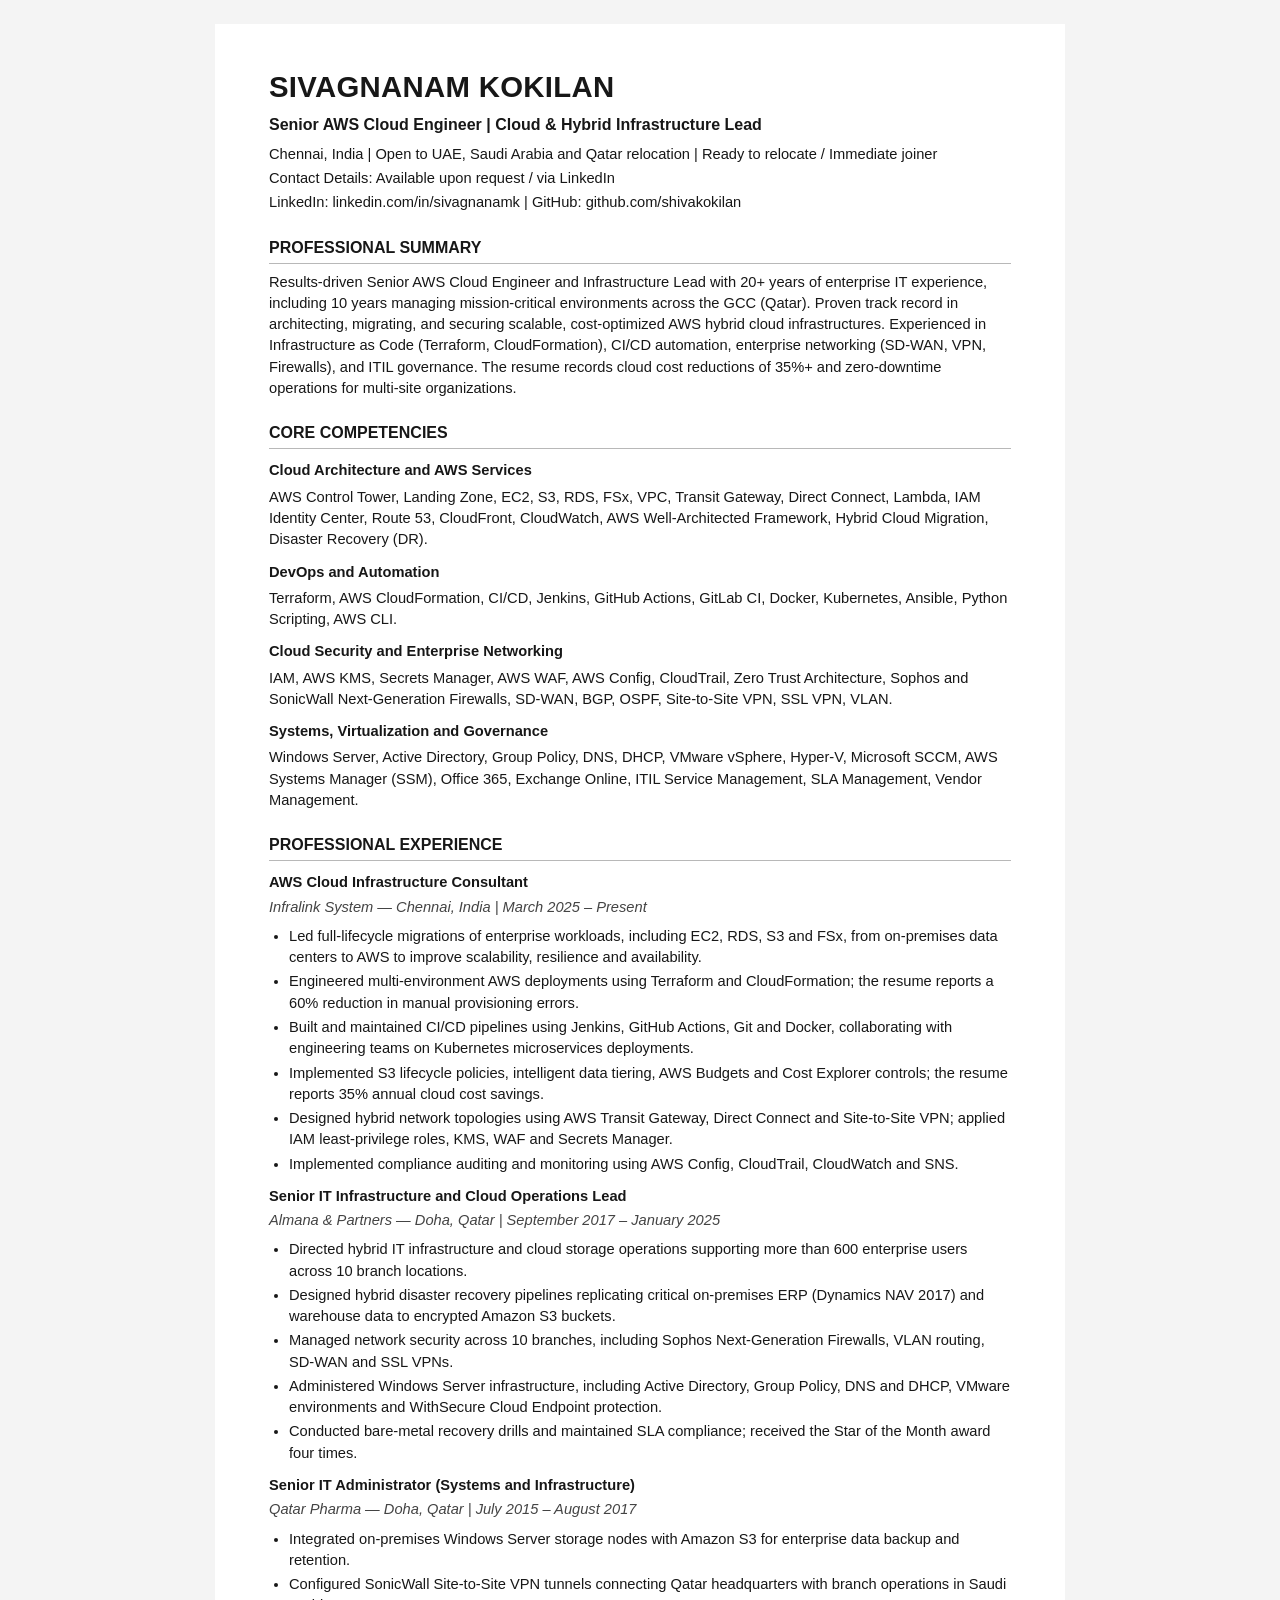
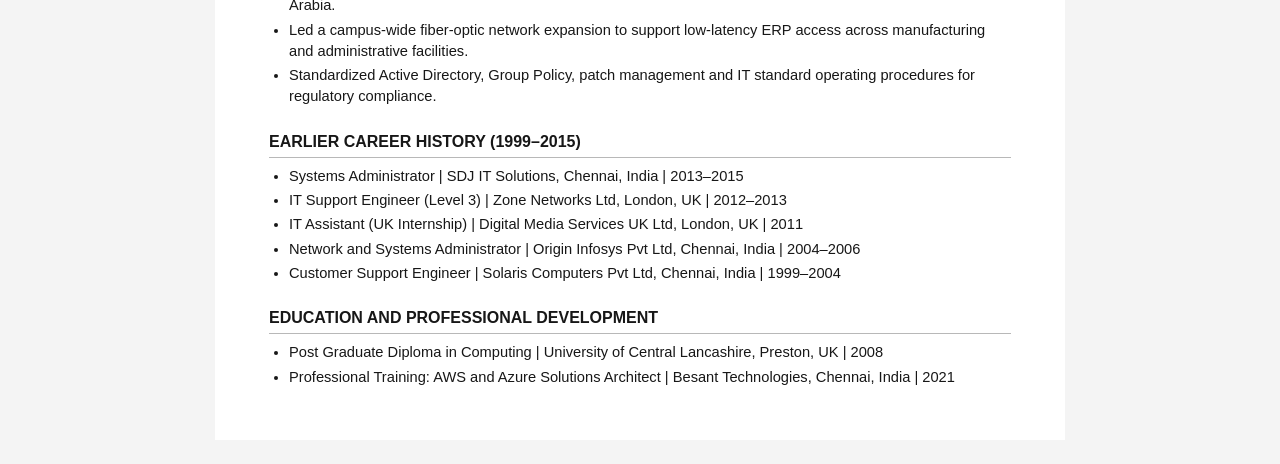
<file: index.html>
<!doctype html>
<html lang="en">
<head>
  <meta charset="utf-8">
  <meta name="viewport" content="width=device-width, initial-scale=1">
  <meta name="description" content="Sivagnanam Kokilan — Senior AWS Cloud Engineer and Cloud & Hybrid Infrastructure Lead.">
  <title>Sivagnanam Kokilan | Senior AWS Cloud Engineer</title>
  <link rel="stylesheet" href="styles.css">
</head>
<body>
  <main class="resume">
    <header>
      <h1>SIVAGNANAM KOKILAN</h1>
      <p class="headline">Senior AWS Cloud Engineer | Cloud &amp; Hybrid Infrastructure Lead</p>
      <p>Chennai, India | Open to UAE, Saudi Arabia and Qatar relocation | Ready to relocate / Immediate joiner</p>
      <p>
        Contact Details: Available upon request / via LinkedIn
      </p>
      <p>
        LinkedIn: <a href="https://www.linkedin.com/in/sivagnanamk">linkedin.com/in/sivagnanamk</a> |
        GitHub: <a href="https://github.com/shivakokilan">github.com/shivakokilan</a>
      </p>
    </header>

    <section aria-labelledby="summary">
      <h2 id="summary">PROFESSIONAL SUMMARY</h2>
      <p>Results-driven Senior AWS Cloud Engineer and Infrastructure Lead with 20+ years of enterprise IT experience, including 10 years managing mission-critical environments across the GCC (Qatar). Proven track record in architecting, migrating, and securing scalable, cost-optimized AWS hybrid cloud infrastructures. Experienced in Infrastructure as Code (Terraform, CloudFormation), CI/CD automation, enterprise networking (SD-WAN, VPN, Firewalls), and ITIL governance. The resume records cloud cost reductions of 35%+ and zero-downtime operations for multi-site organizations.</p>
    </section>

    <section aria-labelledby="skills">
      <h2 id="skills">CORE COMPETENCIES</h2>
      <h3>Cloud Architecture and AWS Services</h3>
      <p>AWS Control Tower, Landing Zone, EC2, S3, RDS, FSx, VPC, Transit Gateway, Direct Connect, Lambda, IAM Identity Center, Route 53, CloudFront, CloudWatch, AWS Well-Architected Framework, Hybrid Cloud Migration, Disaster Recovery (DR).</p>
      <h3>DevOps and Automation</h3>
      <p>Terraform, AWS CloudFormation, CI/CD, Jenkins, GitHub Actions, GitLab CI, Docker, Kubernetes, Ansible, Python Scripting, AWS CLI.</p>
      <h3>Cloud Security and Enterprise Networking</h3>
      <p>IAM, AWS KMS, Secrets Manager, AWS WAF, AWS Config, CloudTrail, Zero Trust Architecture, Sophos and SonicWall Next-Generation Firewalls, SD-WAN, BGP, OSPF, Site-to-Site VPN, SSL VPN, VLAN.</p>
      <h3>Systems, Virtualization and Governance</h3>
      <p>Windows Server, Active Directory, Group Policy, DNS, DHCP, VMware vSphere, Hyper-V, Microsoft SCCM, AWS Systems Manager (SSM), Office 365, Exchange Online, ITIL Service Management, SLA Management, Vendor Management.</p>
    </section>

    <section aria-labelledby="experience">
      <h2 id="experience">PROFESSIONAL EXPERIENCE</h2>
      <article>
        <h3>AWS Cloud Infrastructure Consultant</h3>
        <p class="role-meta">Infralink System — Chennai, India | March 2025 – Present</p>
        <ul>
          <li>Led full-lifecycle migrations of enterprise workloads, including EC2, RDS, S3 and FSx, from on-premises data centers to AWS to improve scalability, resilience and availability.</li>
          <li>Engineered multi-environment AWS deployments using Terraform and CloudFormation; the resume reports a 60% reduction in manual provisioning errors.</li>
          <li>Built and maintained CI/CD pipelines using Jenkins, GitHub Actions, Git and Docker, collaborating with engineering teams on Kubernetes microservices deployments.</li>
          <li>Implemented S3 lifecycle policies, intelligent data tiering, AWS Budgets and Cost Explorer controls; the resume reports 35% annual cloud cost savings.</li>
          <li>Designed hybrid network topologies using AWS Transit Gateway, Direct Connect and Site-to-Site VPN; applied IAM least-privilege roles, KMS, WAF and Secrets Manager.</li>
          <li>Implemented compliance auditing and monitoring using AWS Config, CloudTrail, CloudWatch and SNS.</li>
        </ul>
      </article>

      <article>
        <h3>Senior IT Infrastructure and Cloud Operations Lead</h3>
        <p class="role-meta">Almana &amp; Partners — Doha, Qatar | September 2017 – January 2025</p>
        <ul>
          <li>Directed hybrid IT infrastructure and cloud storage operations supporting more than 600 enterprise users across 10 branch locations.</li>
          <li>Designed hybrid disaster recovery pipelines replicating critical on-premises ERP (Dynamics NAV 2017) and warehouse data to encrypted Amazon S3 buckets.</li>
          <li>Managed network security across 10 branches, including Sophos Next-Generation Firewalls, VLAN routing, SD-WAN and SSL VPNs.</li>
          <li>Administered Windows Server infrastructure, including Active Directory, Group Policy, DNS and DHCP, VMware environments and WithSecure Cloud Endpoint protection.</li>
          <li>Conducted bare-metal recovery drills and maintained SLA compliance; received the Star of the Month award four times.</li>
        </ul>
      </article>

      <article>
        <h3>Senior IT Administrator (Systems and Infrastructure)</h3>
        <p class="role-meta">Qatar Pharma — Doha, Qatar | July 2015 – August 2017</p>
        <ul>
          <li>Integrated on-premises Windows Server storage nodes with Amazon S3 for enterprise data backup and retention.</li>
          <li>Configured SonicWall Site-to-Site VPN tunnels connecting Qatar headquarters with branch operations in Saudi Arabia.</li>
          <li>Led a campus-wide fiber-optic network expansion to support low-latency ERP access across manufacturing and administrative facilities.</li>
          <li>Standardized Active Directory, Group Policy, patch management and IT standard operating procedures for regulatory compliance.</li>
        </ul>
      </article>
    </section>

    <section aria-labelledby="earlier">
      <h2 id="earlier">EARLIER CAREER HISTORY (1999–2015)</h2>
      <ul>
        <li>Systems Administrator | SDJ IT Solutions, Chennai, India | 2013–2015</li>
        <li>IT Support Engineer (Level 3) | Zone Networks Ltd, London, UK | 2012–2013</li>
        <li>IT Assistant (UK Internship) | Digital Media Services UK Ltd, London, UK | 2011</li>
        <li>Network and Systems Administrator | Origin Infosys Pvt Ltd, Chennai, India | 2004–2006</li>
        <li>Customer Support Engineer | Solaris Computers Pvt Ltd, Chennai, India | 1999–2004</li>
      </ul>
    </section>

    <section aria-labelledby="education">
      <h2 id="education">EDUCATION AND PROFESSIONAL DEVELOPMENT</h2>
      <ul>
        <li>Post Graduate Diploma in Computing | University of Central Lancashire, Preston, UK | 2008</li>
        <li>Professional Training: AWS and Azure Solutions Architect | Besant Technologies, Chennai, India | 2021</li>
      </ul>
    </section>
  </main>
</body>
</html>
</file>
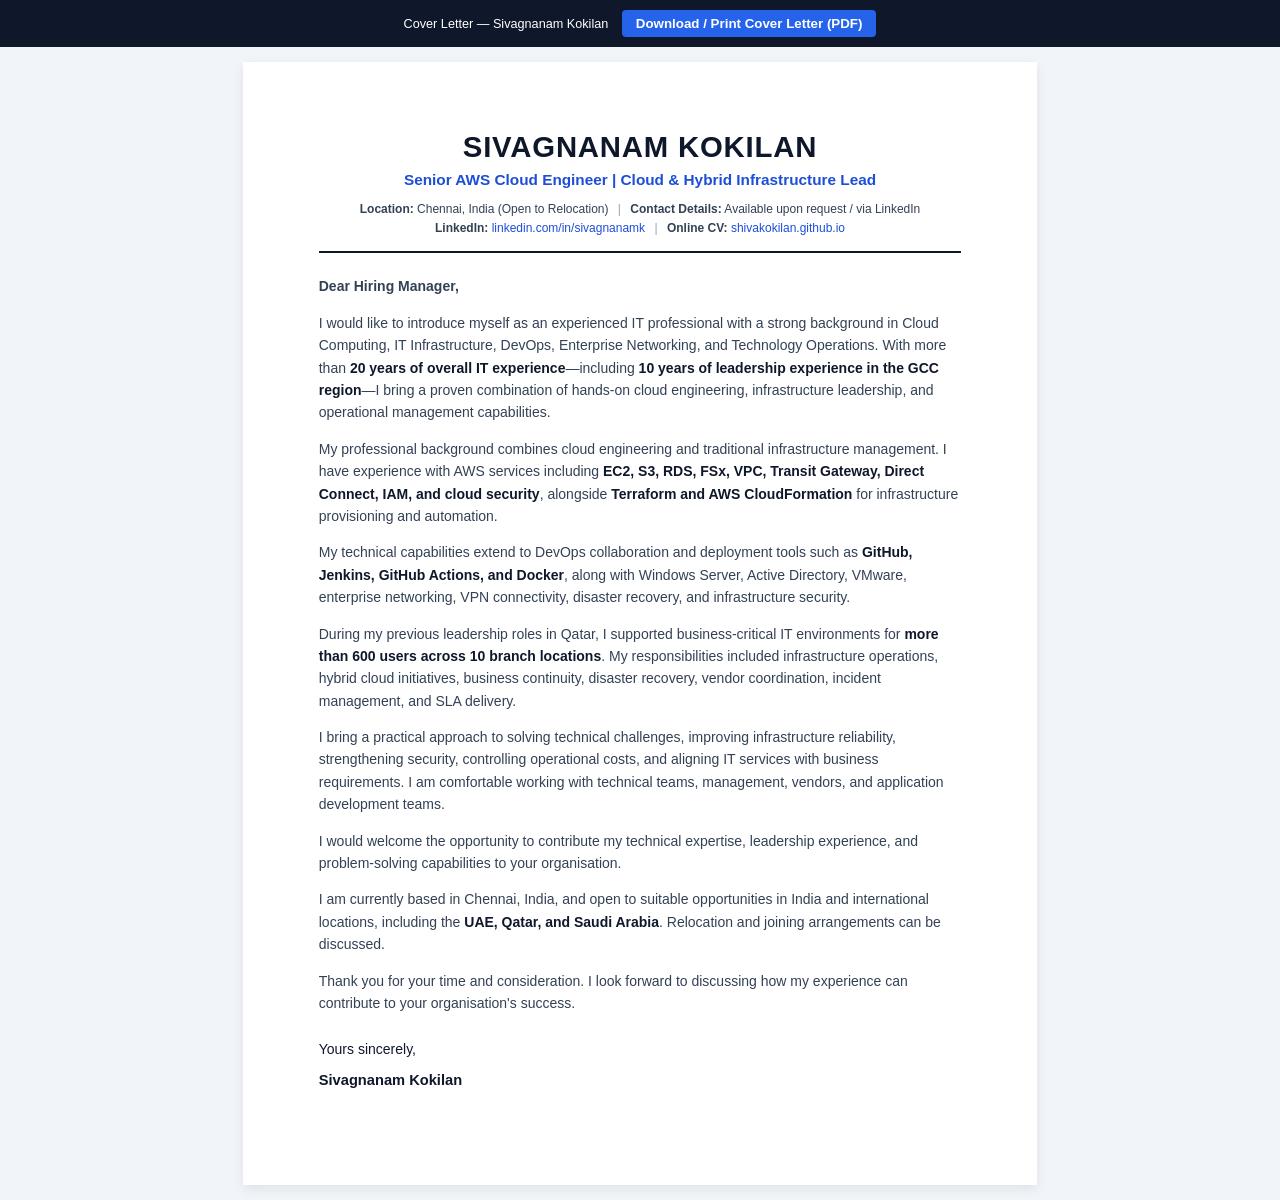
<file: cover-letter.html>
<!doctype html>
<html lang="en">
<head>
  <meta charset="utf-8">
  <meta name="viewport" content="width=device-width, initial-scale=1">
  <meta name="description" content="Cover Letter — Sivagnanam Kokilan, Senior AWS Cloud Engineer and Cloud & Hybrid Infrastructure Lead.">
  <title>Cover Letter | Sivagnanam Kokilan</title>
  <style>
    * {
      box-sizing: border-box;
      margin: 0;
      padding: 0;
    }

    body {
      font-family: -apple-system, BlinkMacSystemFont, "Segoe UI", Roboto, "Helvetica Neue", Arial, sans-serif;
      color: #1e293b;
      background-color: #f1f5f9;
      line-height: 1.6;
      font-size: 10.5pt;
      -webkit-font-smoothing: antialiased;
    }

    .print-bar {
      text-align: center;
      padding: 10px;
      background: #0f172a;
      color: #ffffff;
      font-size: 9.5pt;
    }

    .print-btn {
      background: #2563eb;
      color: #ffffff;
      border: none;
      padding: 6px 14px;
      border-radius: 4px;
      font-weight: 600;
      cursor: pointer;
      margin-left: 10px;
    }

    .print-btn:hover {
      background: #1d4ed8;
    }

    .page {
      width: 210mm;
      min-height: 297mm;
      padding: 18mm 20mm;
      margin: 15px auto;
      background: #ffffff;
      box-shadow: 0 4px 12px rgba(0, 0, 0, 0.08);
    }

    header {
      text-align: center;
      border-bottom: 2px solid #0f172a;
      padding-bottom: 14px;
      margin-bottom: 22px;
    }

    h1 {
      font-size: 22pt;
      font-weight: 800;
      color: #0f172a;
      letter-spacing: 0.8px;
      text-transform: uppercase;
      line-height: 1.15;
    }

    .subtitle {
      font-size: 11.5pt;
      font-weight: 600;
      color: #1d4ed8;
      margin-top: 4px;
      margin-bottom: 8px;
    }

    .contact-info {
      font-size: 9pt;
      color: #334155;
      line-height: 1.55;
    }

    .contact-info a {
      color: #1d4ed8;
      text-decoration: none;
    }

    .contact-info a:hover {
      text-decoration: underline;
    }

    .separator {
      margin: 0 6px;
      color: #94a3b8;
    }

    .salutation {
      font-weight: 700;
      color: #0f172a;
      margin-bottom: 16px;
    }

    .letter-body p {
      margin-bottom: 14px;
      color: #334155;
      text-align: left;
    }

    .letter-body strong {
      color: #0f172a;
    }

    .sign-off {
      margin-top: 24px;
      color: #0f172a;
    }

    .sign-off .name {
      font-weight: 700;
      font-size: 11pt;
      margin-top: 8px;
    }

    @media print {
      body {
        background: #ffffff;
      }
      .print-bar {
        display: none;
      }
      .page {
        width: 100%;
        min-height: auto;
        margin: 0;
        padding: 14mm 16mm;
        box-shadow: none;
      }
    }

    @media screen and (max-width: 820px) {
      .page {
        width: 100%;
        padding: 20px;
        margin: 0;
      }
    }
  </style>
</head>
<body>

  <div class="print-bar">
    <span>Cover Letter — Sivagnanam Kokilan</span>
    <button class="print-btn" onclick="window.print()">Download / Print Cover Letter (PDF)</button>
  </div>

  <div class="page">
    <header>
      <h1>Sivagnanam Kokilan</h1>
      <div class="subtitle">Senior AWS Cloud Engineer | Cloud &amp; Hybrid Infrastructure Lead</div>
      <div class="contact-info">
        <strong>Location:</strong> Chennai, India (Open to Relocation) <span class="separator">|</span>
        <strong>Contact Details:</strong> Available upon request / via LinkedIn
        <br>
        <strong>LinkedIn:</strong> <a href="https://linkedin.com/in/sivagnanamk" target="_blank" rel="noopener noreferrer">linkedin.com/in/sivagnanamk</a> <span class="separator">|</span>
        <strong>Online CV:</strong> <a href="https://shivakokilan.github.io" target="_blank" rel="noopener noreferrer">shivakokilan.github.io</a>
      </div>
    </header>

    <main class="letter-body">
      <p class="salutation">Dear Hiring Manager,</p>

      <p>
        I would like to introduce myself as an experienced IT professional with a strong background in Cloud Computing, IT Infrastructure, DevOps, Enterprise Networking, and Technology Operations. With more than <strong>20 years of overall IT experience</strong>—including <strong>10 years of leadership experience in the GCC region</strong>—I bring a proven combination of hands-on cloud engineering, infrastructure leadership, and operational management capabilities.
      </p>

      <p>
        My professional background combines cloud engineering and traditional infrastructure management. I have experience with AWS services including <strong>EC2, S3, RDS, FSx, VPC, Transit Gateway, Direct Connect, IAM, and cloud security</strong>, alongside <strong>Terraform and AWS CloudFormation</strong> for infrastructure provisioning and automation.
      </p>

      <p>
        My technical capabilities extend to DevOps collaboration and deployment tools such as <strong>GitHub, Jenkins, GitHub Actions, and Docker</strong>, along with Windows Server, Active Directory, VMware, enterprise networking, VPN connectivity, disaster recovery, and infrastructure security.
      </p>

      <p>
        During my previous leadership roles in Qatar, I supported business-critical IT environments for <strong>more than 600 users across 10 branch locations</strong>. My responsibilities included infrastructure operations, hybrid cloud initiatives, business continuity, disaster recovery, vendor coordination, incident management, and SLA delivery.
      </p>

      <p>
        I bring a practical approach to solving technical challenges, improving infrastructure reliability, strengthening security, controlling operational costs, and aligning IT services with business requirements. I am comfortable working with technical teams, management, vendors, and application development teams.
      </p>

      <p>
        I would welcome the opportunity to contribute my technical expertise, leadership experience, and problem-solving capabilities to your organisation.
      </p>

      <p>
        I am currently based in Chennai, India, and open to suitable opportunities in India and international locations, including the <strong>UAE, Qatar, and Saudi Arabia</strong>. Relocation and joining arrangements can be discussed.
      </p>

      <p>
        Thank you for your time and consideration. I look forward to discussing how my experience can contribute to your organisation's success.
      </p>

      <div class="sign-off">
        <div>Yours sincerely,</div>
        <div class="name">Sivagnanam Kokilan</div>
      </div>
    </main>
  </div>

</body>
</html>
</file>
<file: styles.css>
/* ATS-friendly CV styling: single column, readable text, no tables or visual-only content. */
:root {
  color-scheme: light;
  --text: #171717;
  --muted: #444;
  --rule: #b8b8b8;
}
* { box-sizing: border-box; }
body {
  margin: 0;
  background: #f4f4f4;
  color: var(--text);
  font-family: Arial, Helvetica, sans-serif;
  font-size: 11pt;
  line-height: 1.45;
}
.resume {
  max-width: 850px;
  margin: 24px auto;
  padding: 42px 54px;
  background: #fff;
}
header { text-align: left; }
h1 {
  margin: 0 0 4px;
  font-size: 22pt;
  letter-spacing: .3px;
}
.headline { margin: 0 0 8px; font-size: 12pt; font-weight: bold; }
header p { margin: 3px 0; }
h2 {
  margin: 22px 0 8px;
  padding-bottom: 4px;
  border-bottom: 1px solid var(--rule);
  font-size: 12pt;
}
h3 { margin: 11px 0 3px; font-size: 11pt; }
p { margin: 5px 0 8px; }
.role-meta { margin-top: 0; color: var(--muted); font-style: italic; }
ul { margin: 5px 0 10px; padding-left: 20px; }
li { margin: 3px 0; }
a { color: inherit; text-decoration: none; }
@media (max-width: 640px) {
  .resume { margin: 0; padding: 24px 18px; }
  h1 { font-size: 19pt; }
}
@media print {
  body { background: #fff; font-size: 10pt; }
  .resume { max-width: none; margin: 0; padding: 0; }
  a { text-decoration: none; }
  h2, h3 { page-break-after: avoid; }
  article, li { page-break-inside: avoid; }
}
</file>
